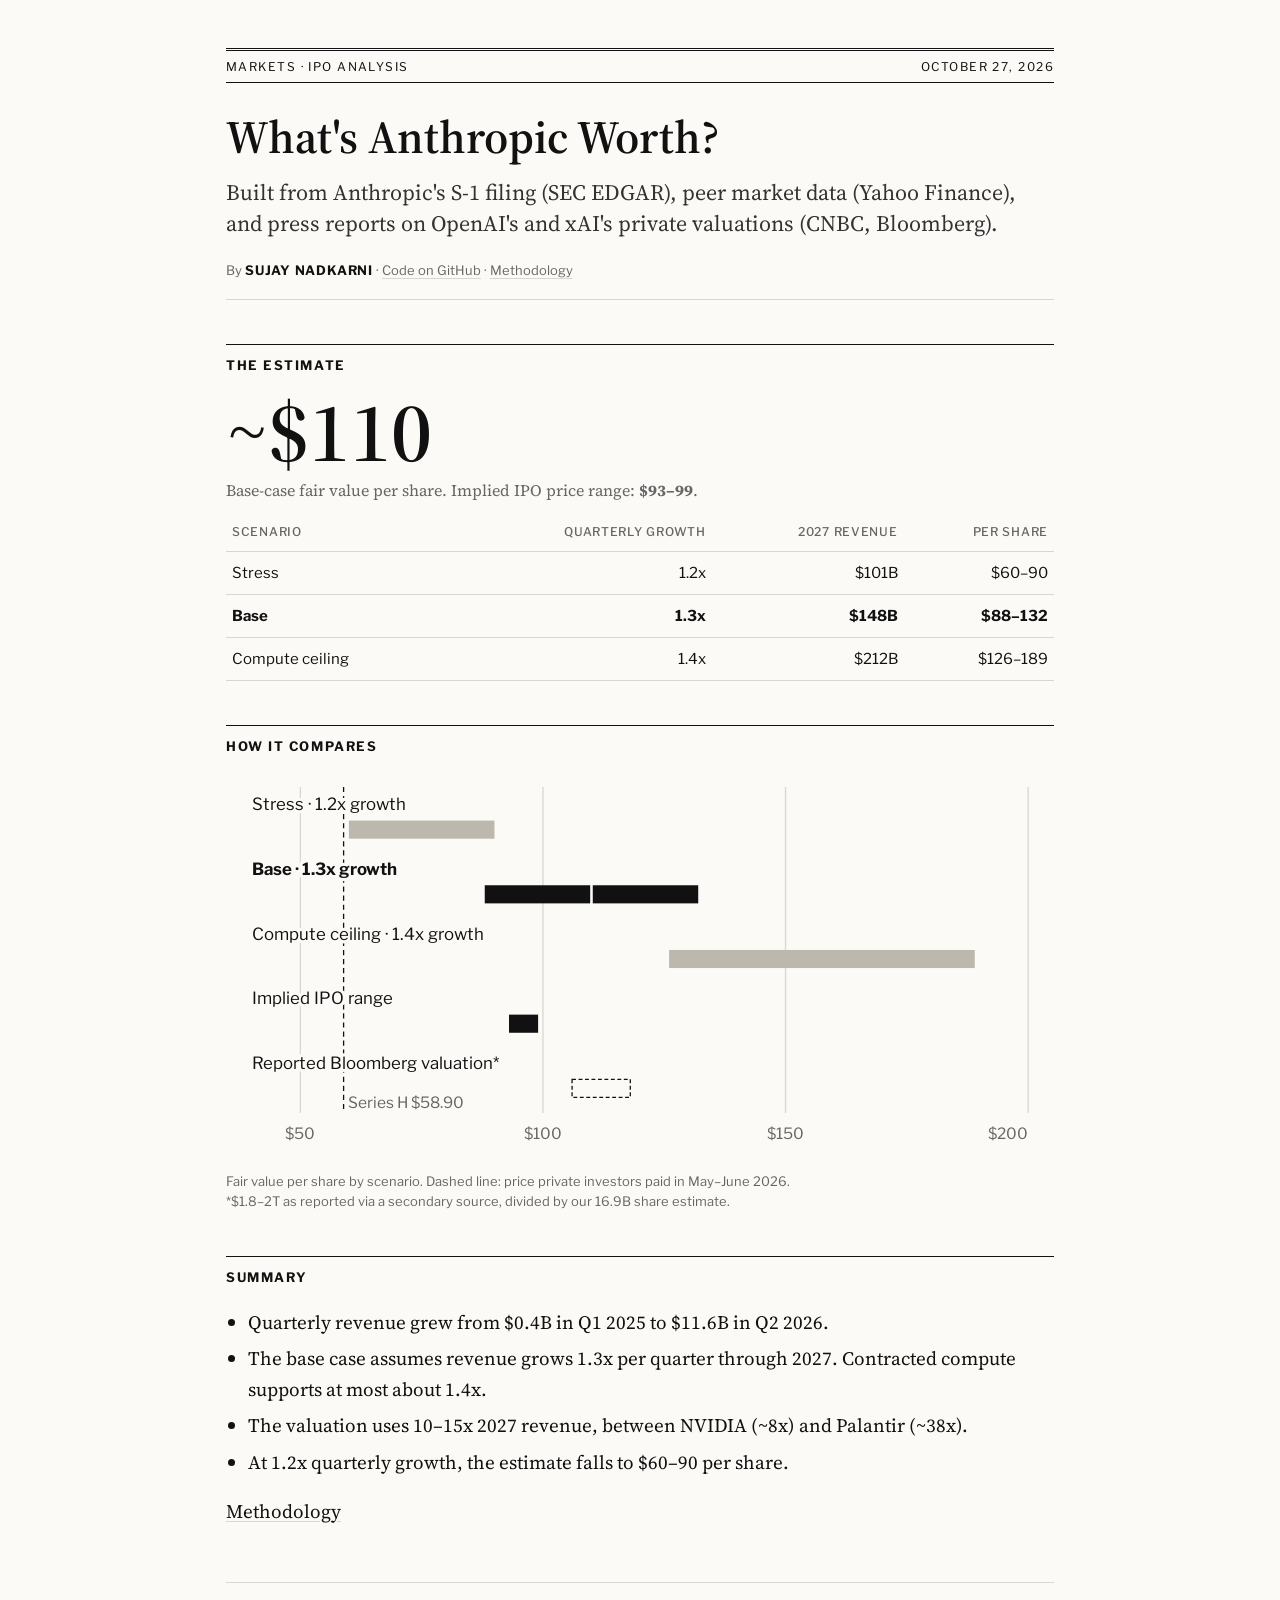
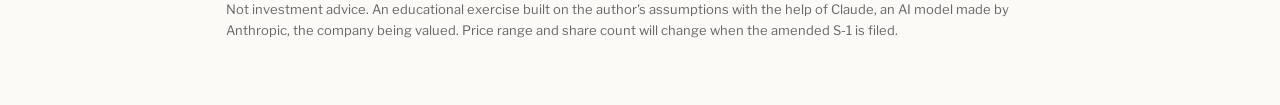
<file: docs/index.html>
<!doctype html>
<html lang="en">
<head>
  <meta charset="utf-8">
  <meta name="viewport" content="width=device-width, initial-scale=1">
  <title>What's Anthropic Worth?</title>
  <meta name="description" content="A first-timer's IPO valuation model built from Anthropic's S-1.">
  <link rel="preconnect" href="https://fonts.googleapis.com">
  <link rel="preconnect" href="https://fonts.gstatic.com" crossorigin>
  <link href="https://fonts.googleapis.com/css2?family=Libre+Franklin:wght@400;500;700&family=Source+Serif+4:opsz,wght@8..60,400;8..60,600&display=swap" rel="stylesheet">
  <link rel="stylesheet" href="style.css">
</head>
<body>
<main>
  <div class="kicker"><span>Markets · IPO Analysis</span><span>October 27, 2026</span></div>

  <h1>What's Anthropic Worth?</h1>
  <p class="dek">Built from Anthropic's S-1 filing (SEC EDGAR), peer market data (Yahoo Finance), and press reports on OpenAI's and xAI's private valuations (CNBC, Bloomberg).</p>

  <p class="byline">By <strong>Sujay Nadkarni</strong> · <a href="https://github.com/sujaynadkarni/anthropic-ipo-prediction">Code on GitHub</a> · <a href="methodology.html">Methodology</a></p>

  <h2>The estimate</h2>
  <p class="big">~$110</p>
  <p class="big-note">Base-case fair value per share. Implied IPO price range: <strong>$93–99</strong>.</p>

  <table>
    <thead><tr><th>Scenario</th><th>Quarterly growth</th><th>2027 revenue</th><th>Per share</th></tr></thead>
    <tbody>
      <tr><td>Stress</td><td>1.2x</td><td>$101B</td><td>$60–90</td></tr>
      <tr class="base"><td>Base</td><td>1.3x</td><td>$148B</td><td>$88–132</td></tr>
      <tr><td>Compute ceiling</td><td>1.4x</td><td>$212B</td><td>$126–189</td></tr>
    </tbody>
  </table>

  <h2>How it compares</h2>
  <figure>
    <svg viewBox="0 0 640 300" role="img" aria-label="Price ranges per share: stress $60–90, base $88–132, compute ceiling $126–189, implied IPO range $93–99, reported Bloomberg valuation implies $106–118, Series H price $58.90.">
      <!-- scale: x = 20 + (price - 40) / 160 * 600 -->
      <g stroke="#d9d6cf">
        <line x1="57.5" y1="10" x2="57.5" y2="262"/>
        <line x1="245" y1="10" x2="245" y2="262"/>
        <line x1="432.5" y1="10" x2="432.5" y2="262"/>
        <line x1="620" y1="10" x2="620" y2="262"/>
      </g>
      <g class="tick" text-anchor="middle">
        <text x="57.5" y="282">$50</text>
        <text x="245" y="282">$100</text>
        <text x="432.5" y="282">$150</text>
        <text x="620" y="282" text-anchor="end">$200</text>
      </g>

      <line x1="90.9" y1="10" x2="90.9" y2="262" stroke="#111" stroke-dasharray="4 3"/>
      <text class="tick" x="94" y="258" fill="#111">Series H $58.90</text>

      <text class="label" x="20" y="28">Stress · 1.2x growth</text>
      <rect x="95" y="36" width="112.5" height="14" fill="#bdb8ad"/>

      <text class="label" x="20" y="78" font-weight="700">Base · 1.3x growth</text>
      <rect x="200" y="86" width="165" height="14" fill="#111"/>
      <line x1="282.5" y1="82" x2="282.5" y2="104" stroke="#fbfaf7" stroke-width="2"/>

      <text class="label" x="20" y="128">Compute ceiling · 1.4x growth</text>
      <rect x="342.5" y="136" width="236.25" height="14" fill="#bdb8ad"/>

      <text class="label" x="20" y="178">Implied IPO range</text>
      <rect x="218.75" y="186" width="22.5" height="14" fill="#111"/>

      <text class="label" x="20" y="228">Reported Bloomberg valuation*</text>
      <rect x="267.5" y="236" width="45" height="14" fill="none" stroke="#111" stroke-dasharray="3 2"/>

    </svg>
    <figcaption>Fair value per share by scenario. Dashed line: price private investors paid in May–June 2026.<br>*$1.8–2T as reported via a secondary source, divided by our 16.9B share estimate.</figcaption>
  </figure>

  <h2>Summary</h2>
  <ul>
    <li>Quarterly revenue grew from $0.4B in Q1 2025 to $11.6B in Q2 2026.</li>
    <li>The base case assumes revenue grows 1.3x per quarter through 2027. Contracted compute supports at most about 1.4x.</li>
    <li>The valuation uses 10–15x 2027 revenue, between NVIDIA (~8x) and Palantir (~38x).</li>
    <li>At 1.2x quarterly growth, the estimate falls to $60–90 per share.</li>
  </ul>

  <p><a href="methodology.html">Methodology</a></p>

  <footer>
    Not investment advice. An educational exercise built on the author's assumptions with the help of Claude, an AI model made by Anthropic, the company being valued. Price range and share count will change when the amended S-1 is filed.
  </footer>
</main>
</body>
</html>
</file>
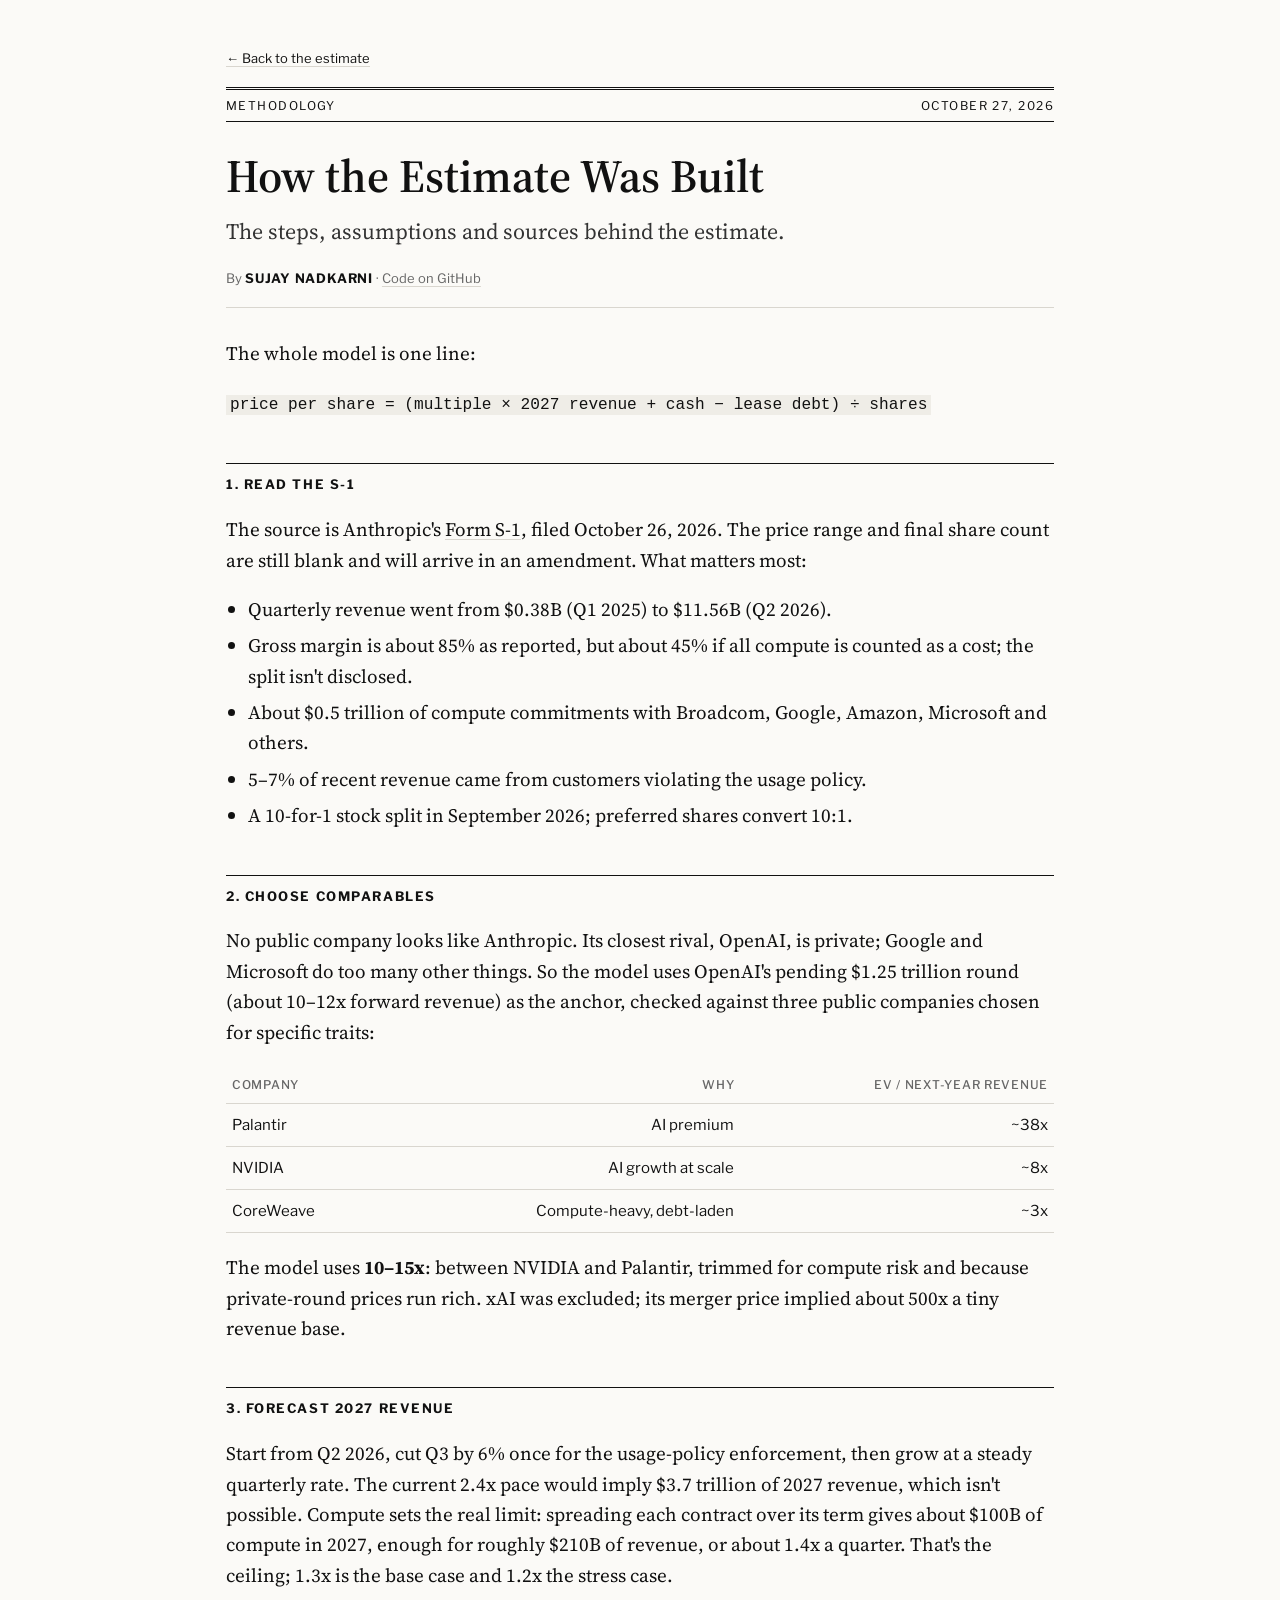
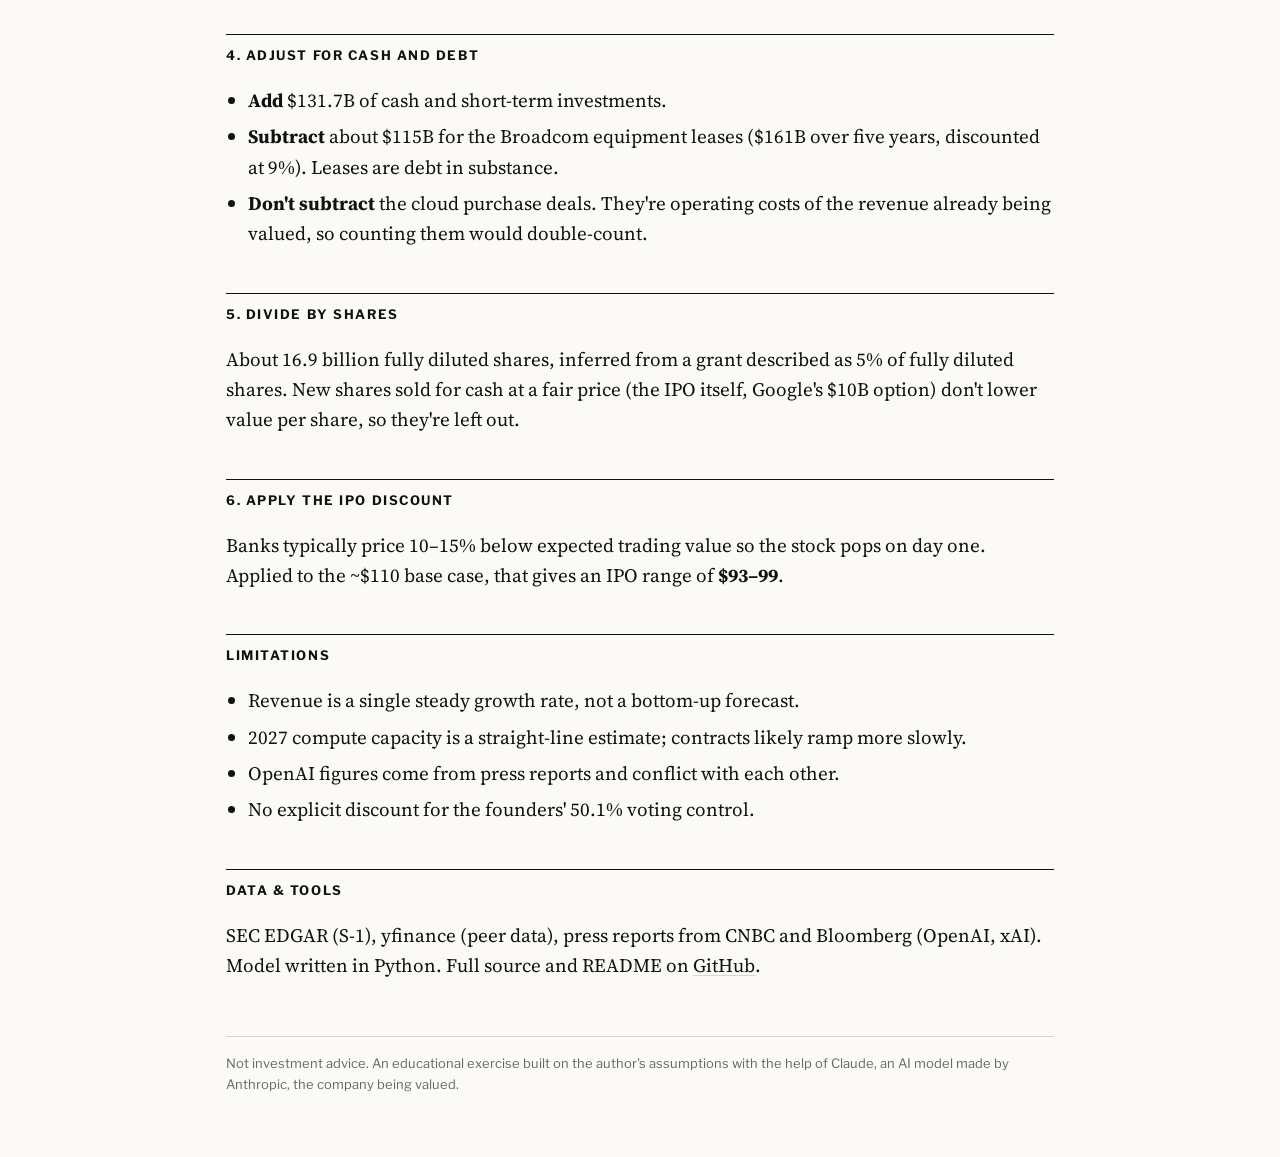
<file: docs/methodology.html>
<!doctype html>
<html lang="en">
<head>
  <meta charset="utf-8">
  <meta name="viewport" content="width=device-width, initial-scale=1">
  <title>Valuation Methodology</title>
  <meta name="description" content="How the Anthropic IPO estimate was built, step by step.">
  <link rel="preconnect" href="https://fonts.googleapis.com">
  <link rel="preconnect" href="https://fonts.gstatic.com" crossorigin>
  <link href="https://fonts.googleapis.com/css2?family=Libre+Franklin:wght@400;500;700&family=Source+Serif+4:opsz,wght@8..60,400;8..60,600&display=swap" rel="stylesheet">
  <link rel="stylesheet" href="style.css">
</head>
<body>
<main>
  <nav><a href="index.html">← Back to the estimate</a></nav>
  <div class="kicker"><span>Methodology</span><span>October 27, 2026</span></div>

  <h1>How the Estimate Was Built</h1>
  <p class="dek">The steps, assumptions and sources behind the estimate.</p>

  <p class="byline">By <strong>Sujay Nadkarni</strong> · <a href="https://github.com/sujaynadkarni/anthropic-ipo-prediction">Code on GitHub</a></p>

  <p>The whole model is one line:</p>
  <p><code>price per share = (multiple × 2027 revenue + cash − lease debt) ÷ shares</code></p>

  <h2>1. Read the S-1</h2>
  <p>The source is Anthropic's <a href="https://www.sec.gov/Archives/edgar/data/2130357/000162828026067168/anthropicpbc-sx1.htm">Form S-1</a>, filed October 26, 2026. The price range and final share count are still blank and will arrive in an amendment. What matters most:</p>
  <ul>
    <li>Quarterly revenue went from $0.38B (Q1 2025) to $11.56B (Q2 2026).</li>
    <li>Gross margin is about 85% as reported, but about 45% if all compute is counted as a cost; the split isn't disclosed.</li>
    <li>About $0.5 trillion of compute commitments with Broadcom, Google, Amazon, Microsoft and others.</li>
    <li>5–7% of recent revenue came from customers violating the usage policy.</li>
    <li>A 10-for-1 stock split in September 2026; preferred shares convert 10:1.</li>
  </ul>

  <h2>2. Choose comparables</h2>
  <p>No public company looks like Anthropic. Its closest rival, OpenAI, is private; Google and Microsoft do too many other things. So the model uses OpenAI's pending $1.25 trillion round (about 10–12x forward revenue) as the anchor, checked against three public companies chosen for specific traits:</p>
  <table>
    <thead><tr><th>Company</th><th>Why</th><th>EV / next-year revenue</th></tr></thead>
    <tbody>
      <tr><td>Palantir</td><td>AI premium</td><td>~38x</td></tr>
      <tr><td>NVIDIA</td><td>AI growth at scale</td><td>~8x</td></tr>
      <tr><td>CoreWeave</td><td>Compute-heavy, debt-laden</td><td>~3x</td></tr>
    </tbody>
  </table>
  <p>The model uses <strong>10–15x</strong>: between NVIDIA and Palantir, trimmed for compute risk and because private-round prices run rich. xAI was excluded; its merger price implied about 500x a tiny revenue base.</p>

  <h2>3. Forecast 2027 revenue</h2>
  <p>Start from Q2 2026, cut Q3 by 6% once for the usage-policy enforcement, then grow at a steady quarterly rate. The current 2.4x pace would imply $3.7 trillion of 2027 revenue, which isn't possible. Compute sets the real limit: spreading each contract over its term gives about $100B of compute in 2027, enough for roughly $210B of revenue, or about 1.4x a quarter. That's the ceiling; 1.3x is the base case and 1.2x the stress case.</p>

  <h2>4. Adjust for cash and debt</h2>
  <ul>
    <li><strong>Add</strong> $131.7B of cash and short-term investments.</li>
    <li><strong>Subtract</strong> about $115B for the Broadcom equipment leases ($161B over five years, discounted at 9%). Leases are debt in substance.</li>
    <li><strong>Don't subtract</strong> the cloud purchase deals. They're operating costs of the revenue already being valued, so counting them would double-count.</li>
  </ul>

  <h2>5. Divide by shares</h2>
  <p>About 16.9 billion fully diluted shares, inferred from a grant described as 5% of fully diluted shares. New shares sold for cash at a fair price (the IPO itself, Google's $10B option) don't lower value per share, so they're left out.</p>

  <h2>6. Apply the IPO discount</h2>
  <p>Banks typically price 10–15% below expected trading value so the stock pops on day one. Applied to the ~$110 base case, that gives an IPO range of <strong>$93–99</strong>.</p>

  <h2>Limitations</h2>
  <ul>
    <li>Revenue is a single steady growth rate, not a bottom-up forecast.</li>
    <li>2027 compute capacity is a straight-line estimate; contracts likely ramp more slowly.</li>
    <li>OpenAI figures come from press reports and conflict with each other.</li>
    <li>No explicit discount for the founders' 50.1% voting control.</li>
  </ul>

  <h2>Data &amp; tools</h2>
  <p>SEC EDGAR (S-1), yfinance (peer data), press reports from CNBC and Bloomberg (OpenAI, xAI). Model written in Python. Full source and README on <a href="https://github.com/sujaynadkarni/anthropic-ipo-prediction">GitHub</a>.</p>

  <footer>
    Not investment advice. An educational exercise built on the author's assumptions with the help of Claude, an AI model made by Anthropic, the company being valued.
  </footer>
</main>
</body>
</html>
</file>
<file: docs/style.css>
:root {
  --paper: #fbfaf7;
  --ink: #111;
  --muted: #666;
  --rule: #d9d6cf;
  --accent: #111;
  --bar: #bdb8ad;
}

* { box-sizing: border-box; }

body {
  margin: 0;
  background: var(--paper);
  color: var(--ink);
  font-family: "Source Serif 4", Georgia, serif;
  font-size: 19px;
  line-height: 1.6;
}

main {
  max-width: 860px;
  margin: 0 auto;
  padding: 48px 16px 64px;
}

.kicker, .byline, .label, table, figcaption, footer, nav {
  font-family: "Libre Franklin", "Helvetica Neue", Arial, sans-serif;
}

.kicker {
  font-size: 12px;
  letter-spacing: 0.12em;
  text-transform: uppercase;
  border-top: 3px double var(--ink);
  border-bottom: 1px solid var(--ink);
  padding: 6px 0;
  margin-bottom: 28px;
  display: flex;
  justify-content: space-between;
}

h1 {
  font-size: clamp(32px, 6vw, 46px);
  line-height: 1.12;
  font-weight: 600;
  margin: 0 0 14px;
}

.dek {
  font-size: 22px;
  line-height: 1.4;
  color: #333;
  margin: 0 0 22px;
}

.byline {
  font-size: 13px;
  color: var(--muted);
  border-bottom: 1px solid var(--rule);
  padding-bottom: 18px;
  margin-bottom: 30px;
}
.byline strong { color: var(--ink); text-transform: uppercase; letter-spacing: 0.06em; }

a { color: inherit; text-decoration-color: var(--rule); text-underline-offset: 3px; }
a:hover { text-decoration-color: var(--ink); }

h2 {
  font-family: "Libre Franklin", "Helvetica Neue", Arial, sans-serif;
  font-size: 13px;
  letter-spacing: 0.12em;
  text-transform: uppercase;
  border-top: 1px solid var(--ink);
  padding-top: 10px;
  margin: 44px 0 14px;
}

.big {
  font-size: clamp(56px, 12vw, 84px);
  font-weight: 600;
  line-height: 1;
  margin: 8px 0 4px;
}
.big-note { color: var(--muted); font-size: 16px; margin: 0 0 8px; }

table {
  width: 100%;
  border-collapse: collapse;
  font-size: 15px;
  margin: 10px 0;
}
th, td { padding: 9px 6px; text-align: right; border-bottom: 1px solid var(--rule); }
th:first-child, td:first-child { text-align: left; }
th { font-size: 12px; letter-spacing: 0.06em; text-transform: uppercase; color: var(--muted); font-weight: 500; }
tr.base td { font-weight: 700; }

figure { margin: 18px 0; }
figure svg { width: 100%; height: auto; display: block; }
figcaption { font-size: 13px; color: var(--muted); margin-top: 8px; }

.label { font-size: 13px; fill: var(--ink); paint-order: stroke; stroke: var(--paper); stroke-width: 5px; stroke-linejoin: round; }
.tick { font-size: 12px; fill: var(--muted); }

footer {
  margin-top: 56px;
  border-top: 1px solid var(--rule);
  padding-top: 16px;
  font-size: 13px;
  color: var(--muted);
}

nav { font-size: 13px; margin-bottom: 18px; }

ol, ul { padding-left: 22px; }
li { margin-bottom: 6px; }
code { font-size: 0.85em; background: #efede7; padding: 1px 4px; }

figure svg text { font-family: "Libre Franklin", "Helvetica Neue", Arial, sans-serif; }
</file>
